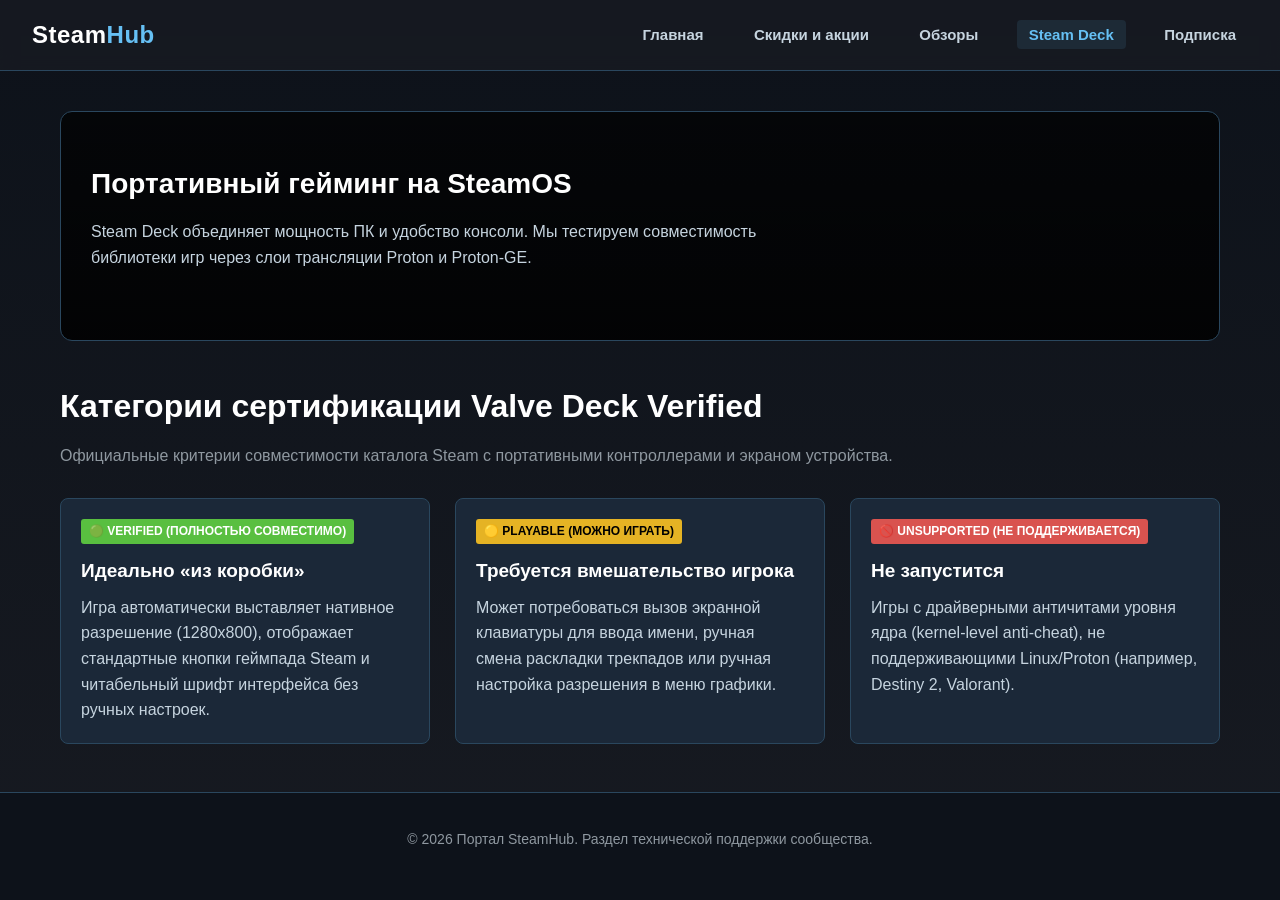
<file: deck.html>
<!DOCTYPE html>
<html lang="ru">
<head>
  <meta charset="UTF-8">
  <title>SteamHub — Руководства и оптимизация для Steam Deck</title>
  <link rel="stylesheet" href="style.css">
  
  <script type="text/javascript">
    var _tmr = window._tmr || (window._tmr = []);
    _tmr.push({id: "3400123", type: "pageView", start: (new Date()).getTime()});
  </script>
</head>
<body>
  <header>
    <a href="index.html" class="logo">Steam<span>Hub</span></a>
    <nav>
      <a href="index.html">Главная</a>
      <a href="deals.html">Скидки и акции</a>
      <a href="reviews.html">Обзоры</a>
      <a href="deck.html" class="active">Steam Deck</a>
      <a href="feedback.html">Подписка</a>
    </nav>
  </header>

  <main>
    <div class="hero-banner" style="background-image: linear-gradient(rgba(0,0,0,0.7), rgba(0,0,0,0.85)), url('https://images.unsplash.com/photo-1593305841991-05c297ba4575?auto=format&fit=crop&w=1200&q=80');">
      <h2>Портативный гейминг на SteamOS</h2>
      <p>Steam Deck объединяет мощность ПК и удобство консоли. Мы тестируем совместимость библиотеки игр через слои трансляции Proton и Proton-GE.</p>
    </div>

    <h1>Категории сертификации Valve Deck Verified</h1>
    <p class="lead-text">Официальные критерии совместимости каталога Steam с портативными контроллерами и экраном устройства.</p>

    <div class="grid">
      <div class="card">
        <div class="card-body">
          <span class="badge badge-deck-verified">🟢 Verified (Полностью совместимо)</span>
          <h3 class="card-title">Идеально «из коробки»</h3>
          <p>Игра автоматически выставляет нативное разрешение (1280x800), отображает стандартные кнопки геймпада Steam и читабельный шрифт интерфейса без ручных настроек.</p>
        </div>
      </div>

      <div class="card">
        <div class="card-body">
          <span class="badge badge-deck-playable">🟡 Playable (Можно играть)</span>
          <h3 class="card-title">Требуется вмешательство игрока</h3>
          <p>Может потребоваться вызов экранной клавиатуры для ввода имени, ручная смена раскладки трекпадов или ручная настройка разрешения в меню графики.</p>
        </div>
      </div>

      <div class="card">
        <div class="card-body">
          <span class="badge badge-hot">🚫 Unsupported (Не поддерживается)</span>
          <h3 class="card-title">Не запустится</h3>
          <p>Игры с драйверными античитами уровня ядра (kernel-level anti-cheat), не поддерживающими Linux/Proton (например, Destiny 2, Valorant).</p>
        </div>
      </div>
    </div>
  </main>

  <footer>
    <p class="footer-text">© 2026 Портал SteamHub. Раздел технической поддержки сообщества.</p>
  </footer>
</body>
</html>
</file>
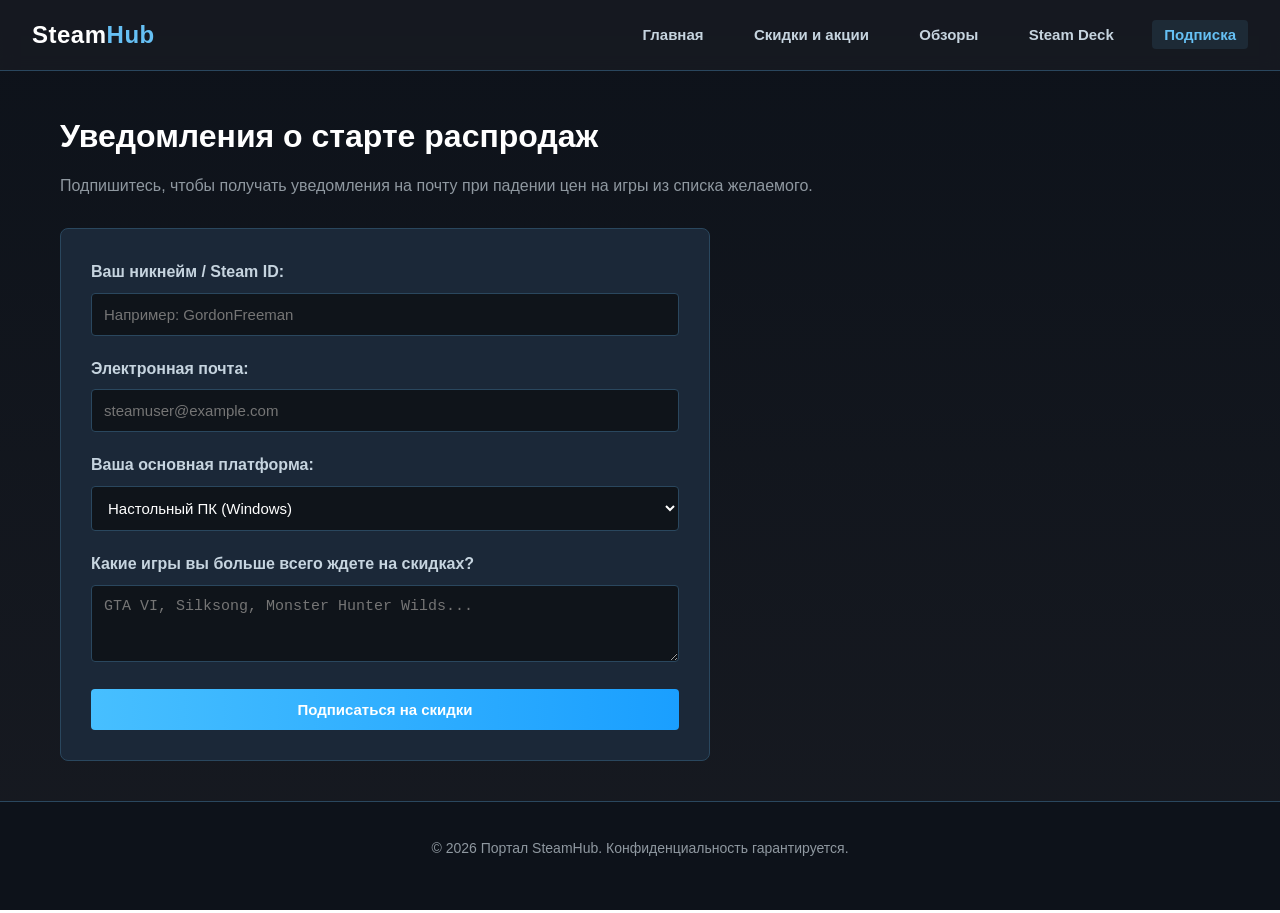
<file: feedback.html>
<!DOCTYPE html>
<html lang="ru">
<head>
  <meta charset="UTF-8">
  <title>SteamHub — Подписка на уведомления и обратная связь</title>
  <link rel="stylesheet" href="style.css">
  
  <script type="text/javascript">
    var _tmr = window._tmr || (window._tmr = []);
    _tmr.push({id: "3400123", type: "pageView", start: (new Date()).getTime()});
  </script>
</head>
<body>
  <header>
    <a href="index.html" class="logo">Steam<span>Hub</span></a>
    <nav>
      <a href="index.html">Главная</a>
      <a href="deals.html">Скидки и акции</a>
      <a href="reviews.html">Обзоры</a>
      <a href="deck.html">Steam Deck</a>
      <a href="feedback.html" class="active">Подписка</a>
    </nav>
  </header>

  <main>
    <h1>Уведомления о старте распродаж</h1>
    <p class="lead-text">Подпишитесь, чтобы получать уведомления на почту при падении цен на игры из списка желаемого.</p>

    <form id="subscribeForm" onsubmit="submitLeadForm(event)">
      <div class="form-group">
        <label for="userName">Ваш никнейм / Steam ID:</label>
        <input type="text" id="userName" required placeholder="Например: GordonFreeman">
      </div>

      <div class="form-group">
        <label for="userEmail">Электронная почта:</label>
        <input type="email" id="userEmail" required placeholder="steamuser@example.com">
      </div>

      <div class="form-group">
        <label for="platform">Ваша основная платформа:</label>
        <select id="platform">
          <option value="pc">Настольный ПК (Windows)</option>
          <option value="deck">Steam Deck (SteamOS / Linux)</option>
          <option value="laptop">Игровой ноутбук</option>
        </select>
      </div>

      <div class="form-group">
        <label for="notes">Какие игры вы больше всего ждете на скидках?</label>
        <textarea id="notes" rows="3" placeholder="GTA VI, Silksong, Monster Hunter Wilds..."></textarea>
      </div>

      <button type="submit" class="btn" style="width: 100%;">Подписаться на скидки</button>
    </form>

    <div id="successMessage" style="display:none; margin-top:25px; padding:20px; background:var(--bg-secondary); border:1px solid var(--accent-green); border-radius:8px; max-width:650px;">
      <h3 style="color:var(--accent-green); margin-bottom:8px;">Заявка успешно зарегистрирована!</h3>
      <p>Целевое действие выполнено. Конверсия отправлена в системы MyTracker и Рамблер/топ-100.</p>
    </div>
  </main>

  <footer>
    <p class="footer-text">© 2026 Портал SteamHub. Конфиденциальность гарантируется.</p>
  </footer>

  <script>
    function submitLeadForm(e) {
      e.preventDefault();
      document.getElementById('subscribeForm').style.display = 'none';
      document.getElementById('successMessage').style.display = 'block';

      // 1. Фиксация цели в MyTracker / Рейтинг Mail.ru (Лаб. 5)
      if (window._tmr) {
        _tmr.push({ id: '3400123', type: 'reachGoal', goal: 'submit_lead_form' });
      }

      // 2. Фиксация события конверсии в Рамблер/топ-100 (Лаб. 4)
      if (window.top100Counter) {
        window.top100Counter.trackEvent('lead_complete', { source: 'subscription_page' });
      }
    }
  </script>
</body>
</html>
</file>
<file: style.css>
:root {
  --bg-darker: #0d121a;
  --bg-primary: #171a21;
  --bg-secondary: #1b2838;
  --bg-card: #213346;
  --accent-blue: #66c0f4;
  --accent-blue-hover: #419cd0;
  --accent-green: #a4d007;
  --accent-discount: #4c6b22;
  --text-main: #c6d4df;
  --text-muted: #8f98a0;
  --text-bright: #ffffff;
  --badge-verified: #59bf40;
  --badge-playable: #e5b324;
}

* { box-sizing: border-box; margin: 0; padding: 0; }

body {
  font-family: 'Segoe UI', -apple-system, BlinkMacSystemFont, Roboto, Oxygen, Ubuntu, sans-serif;
  background: linear-gradient(180deg, var(--bg-darker) 0%, var(--bg-primary) 100%);
  color: var(--text-main);
  line-height: 1.6;
  min-height: 100vh;
  display: flex;
  flex-direction: column;
}

header {
  background-color: rgba(23, 26, 33, 0.95);
  backdrop-filter: blur(8px);
  position: sticky;
  top: 0;
  z-index: 1000;
  padding: 16px 32px;
  display: flex;
  justify-content: space-between;
  align-items: center;
  border-bottom: 1px solid #2a475e;
}

.logo {
  font-size: 24px;
  font-weight: 800;
  color: var(--text-bright);
  text-decoration: none;
  letter-spacing: 0.5px;
}
.logo span { color: var(--accent-blue); }

nav a {
  color: var(--text-main);
  text-decoration: none;
  margin-left: 22px;
  font-weight: 600;
  font-size: 15px;
  transition: all 0.2s ease-in-out;
  padding: 6px 12px;
  border-radius: 4px;
}
nav a:hover, nav a.active {
  color: var(--accent-blue);
  background: rgba(102, 192, 244, 0.1);
}

main {
  flex: 1;
  padding: 40px 20px;
  max-width: 1200px;
  margin: 0 auto;
  width: 100%;
}

h1 {
  font-size: 32px;
  color: var(--text-bright);
  margin-bottom: 10px;
}
.lead-text {
  font-size: 16px;
  color: var(--text-muted);
  margin-bottom: 30px;
}

/* Баннеры и сетка */
.hero-banner {
  background: linear-gradient(rgba(0,0,0,0.65), rgba(0,0,0,0.85)), url('https://images.unsplash.com/photo-1542751371-adc38448a05e?auto=format&fit=crop&w=1200&q=80') center/cover;
  border-radius: 12px;
  padding: 50px 30px;
  margin-bottom: 40px;
  border: 1px solid #2a475e;
}
.hero-banner h2 { font-size: 28px; color: var(--text-bright); margin-bottom: 12px; }
.hero-banner p { font-size: 16px; max-width: 700px; margin-bottom: 20px; }

.grid {
  display: grid;
  grid-template-columns: repeat(auto-fit, minmax(320px, 1fr));
  gap: 25px;
}

.card {
  background-color: var(--bg-secondary);
  border: 1px solid #2a475e;
  border-radius: 8px;
  overflow: hidden;
  display: flex;
  flex-direction: column;
  transition: transform 0.2s, box-shadow 0.2s;
}
.card:hover {
  transform: translateY(-4px);
  box-shadow: 0 8px 24px rgba(0,0,0,0.4);
}

.card-img {
  width: 100%;
  height: 180px;
  object-fit: cover;
  border-bottom: 1px solid #2a475e;
}

.card-body {
  padding: 20px;
  flex: 1;
  display: flex;
  flex-direction: column;
}

.card-title {
  color: var(--text-bright);
  font-size: 19px;
  margin-bottom: 8px;
}

.badge {
  display: inline-block;
  font-size: 12px;
  text-transform: uppercase;
  font-weight: 700;
  padding: 3px 8px;
  border-radius: 3px;
  margin-bottom: 12px;
  align-self: flex-start;
}
.badge-hot { background: #d9534f; color: #fff; }
.badge-deck-verified { background: var(--badge-verified); color: #fff; }
.badge-deck-playable { background: var(--badge-playable); color: #000; }

.discount-tag {
  background: var(--accent-discount);
  color: var(--accent-green);
  font-weight: bold;
  font-size: 18px;
  padding: 4px 8px;
  border-radius: 4px;
  display: inline-block;
}

.price-box {
  display: flex;
  align-items: center;
  gap: 12px;
  margin: 15px 0;
}
.old-price { text-decoration: line-through; color: var(--text-muted); font-size: 14px; }
.final-price { color: var(--accent-green); font-size: 20px; font-weight: bold; }

.btn {
  display: inline-flex;
  justify-content: center;
  align-items: center;
  background: linear-gradient(90deg, #47bfff 0%, #1a9fff 100%);
  color: #fff;
  padding: 12px 20px;
  border-radius: 4px;
  text-decoration: none;
  border: none;
  font-weight: 600;
  font-size: 15px;
  cursor: pointer;
  transition: filter 0.2s;
  margin-top: auto;
}
.btn:hover { filter: brightness(1.15); }
.btn-secondary { background: var(--bg-card); color: var(--text-bright); border: 1px solid #3b6182; }

/* Формы */
form {
  background: var(--bg-secondary);
  border: 1px solid #2a475e;
  padding: 30px;
  border-radius: 8px;
  max-width: 650px;
}
.form-group { margin-bottom: 20px; }
label { display: block; margin-bottom: 8px; font-weight: 600; }
input, select, textarea {
  width: 100%;
  padding: 12px;
  background: #0f141a;
  border: 1px solid #2a475e;
  color: #fff;
  border-radius: 4px;
  font-size: 15px;
}
input:focus, select:focus, textarea:focus {
  outline: none;
  border-color: var(--accent-blue);
}

footer {
  background-color: var(--bg-darker);
  border-top: 1px solid #2a475e;
  padding: 35px 20px;
  text-align: center;
  margin-top: auto;
}
.footer-text { font-size: 14px; color: var(--text-muted); margin-bottom: 15px; }
.counters-block {
  display: flex;
  justify-content: center;
  align-items: center;
  gap: 20px;
  flex-wrap: wrap;
}
</file>
